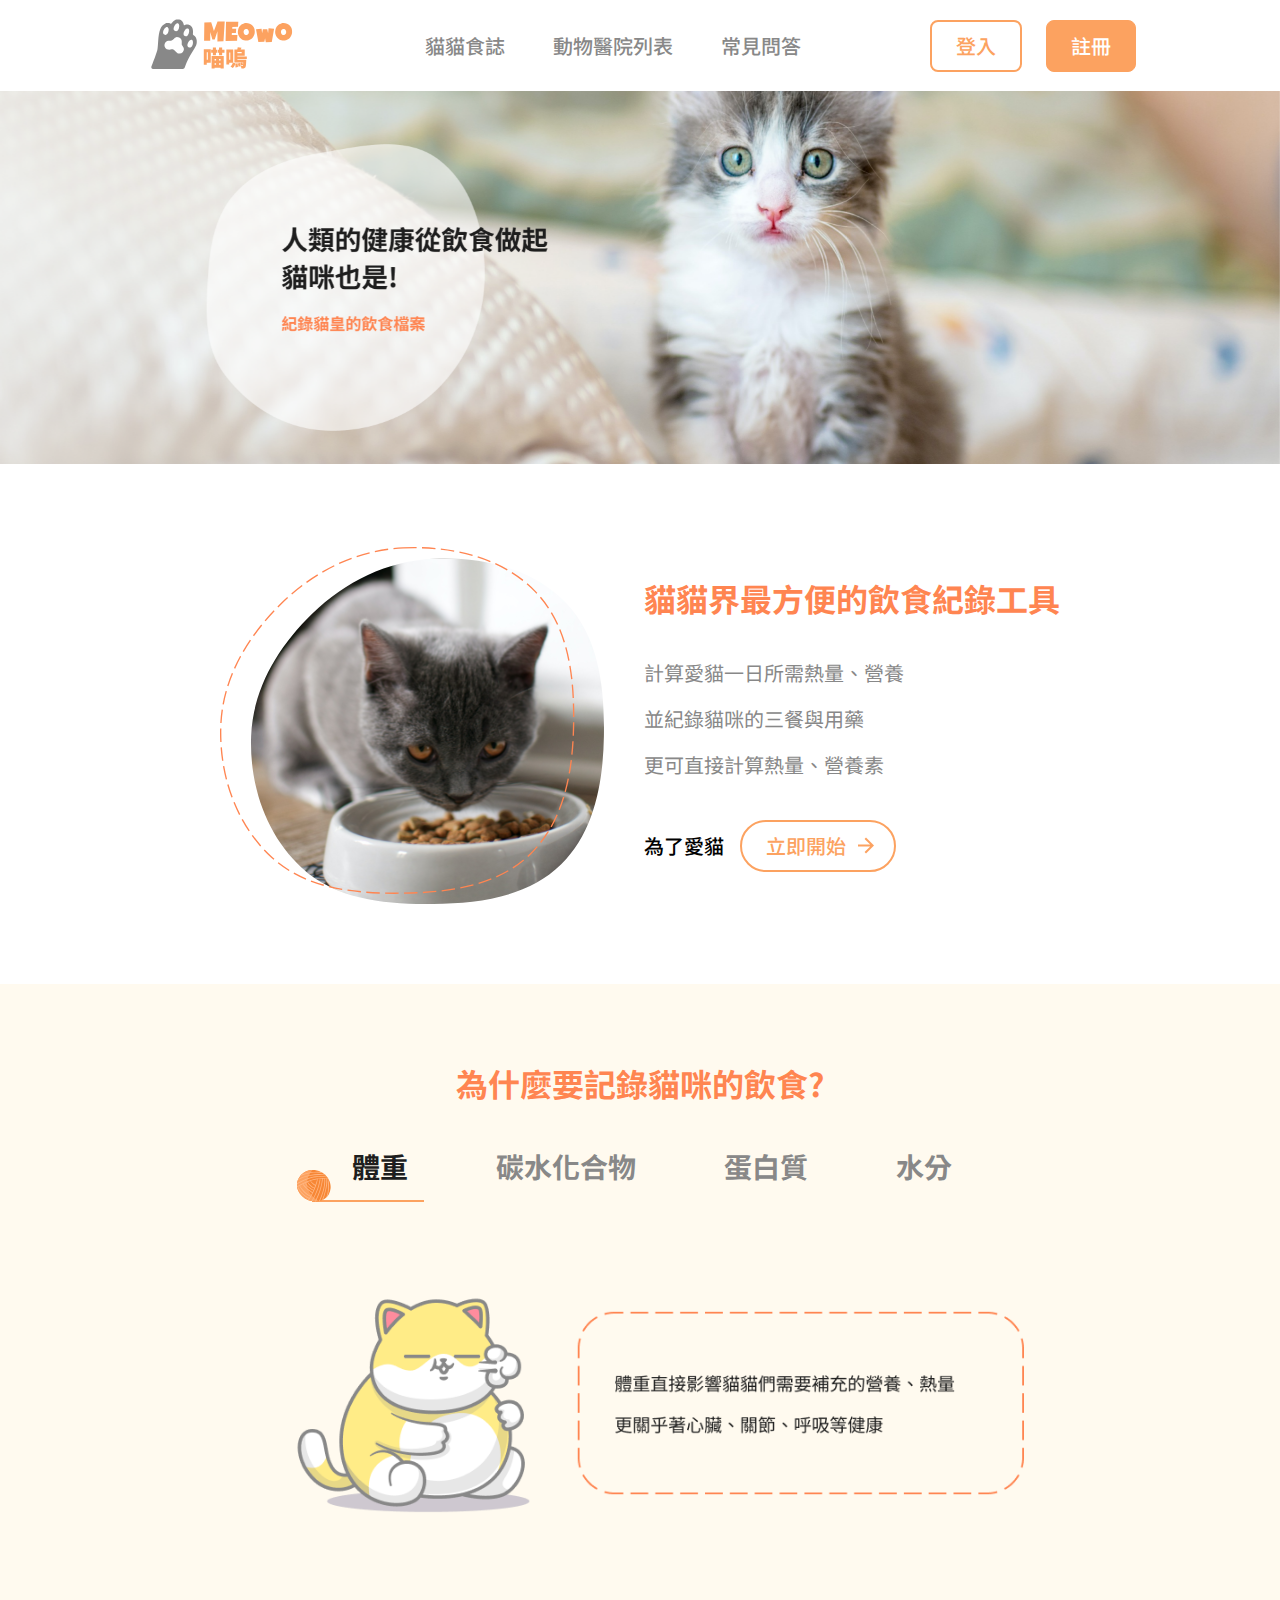
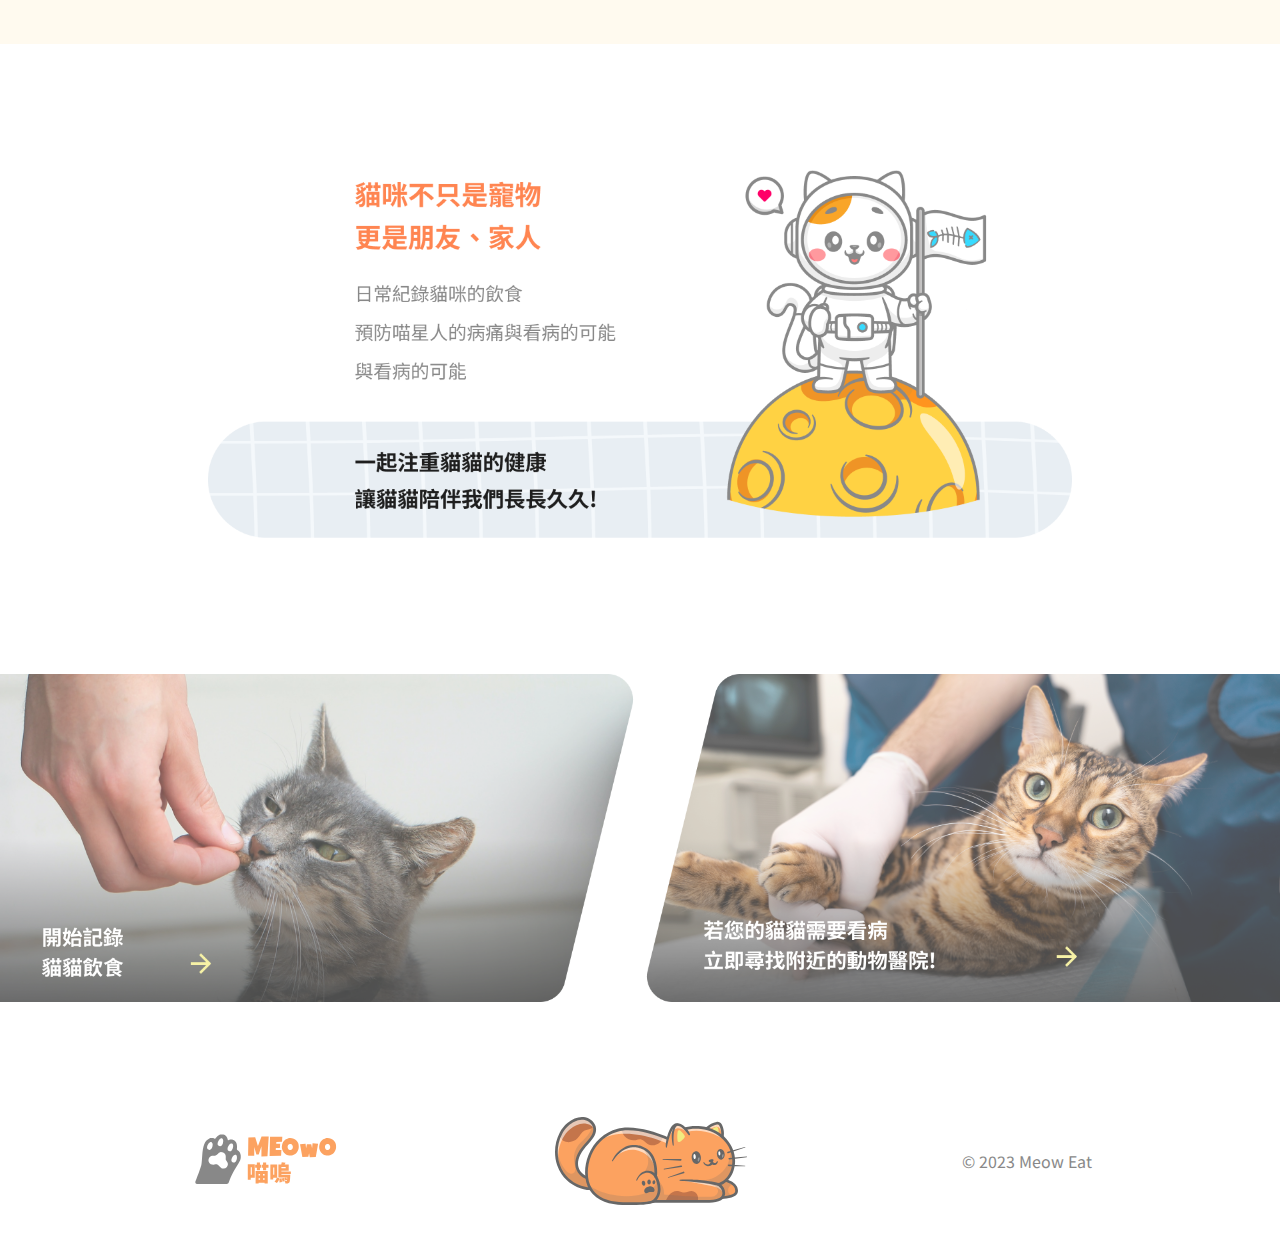
<file: index.html>
<!DOCTYPE html>
<html lang="zh">
  <head>
    <meta charset="UTF-8" />
    <meta http-equiv="X-UA-Compatible" content="IE=edge" />
    <meta name="viewport" content="width=device-width, initial-scale=1.0" />
    <title>Document</title>
    <link rel="preconnect" href="https://fonts.googleapis.com" />
    <link rel="preconnect" href="https://fonts.gstatic.com" crossorigin />
    <link
      href="https://fonts.googleapis.com/css2?family=Castoro&family=Noto+Sans+TC:wght@400;500;700&display=swap"
      rel="stylesheet"
    />
    <link rel="stylesheet" href="css/reset.css" />
    <link
      rel="stylesheet"
      href="https://cdn.jsdelivr.net/npm/swiper@11/swiper-bundle.min.css"
    />
    <link rel="stylesheet" href="css/layout.css" />
    <link rel="stylesheet" href="css/index.css" />
  </head>
  <body>
    <header class="header">
      <a href="index.html"
        ><img src="img/Logo.svg" alt="logo" class="header-logo"
      /></a>
      <ul class="header-navber">
        <li><a href="note.html" class="header-link">貓貓食誌</a></li>
        <li><a href="search.html" class="header-link">動物醫院列表</a></li>
        <li><a href="#" class="header-link">常見問答</a></li>
      </ul>
      <div class="header-member">
        <div class="header-login">
          <a href="login.html?index=1" class="header-login_a">登入</a>
        </div>
        <div class="header-signup">
          <a href="login.html?index=2" class="header-signup_a">註冊</a>
        </div>
        <img src="img/hamburger.png" alt="" class="header-hamburger" />
      </div>
    </header>

    <!-- <div class="index-banner"></div> -->
    <nav class="nav-bg">
      <ul class="nav-menu">
        <!--選單內容-->
        <li class="nav-item"><a href="note.html">貓貓食誌</a></li>
        <li class="nav-item"><a href="search.html">動物醫院列表</a></li>
        <li class="nav-item"><a href="#">常見問答</a></li>
      </ul>
    </nav>
    <div class="swiper" id="bannerSwiper">
      <div class="swiper-wrapper">
        <div class="swiper-slide">
          <img src="img/banner1.png" alt="banner圖片" id="banner1" />
        </div>
        <div class="swiper-slide">
          <img src="img/banner2.png" alt="banner圖片" id="banner2" />
        </div>
        <div class="swiper-slide">
          <img src="img/banner3.png" alt="banner圖片" id="banner3" />
        </div>
      </div>
    </div>
    <div class="index-section">
      <img src="img/cat.svg" alt="貓咪吃東西" class="i-section-img" />
      <div class="i-section-textbox">
        <div class="i-section-texttitle">貓貓界最方便的飲食紀錄工具</div>
        <div class="i-section-textdesbox">
          <div class="i-section-textdes">計算愛貓一日所需熱量、營養</div>
          <div class="i-section-textdes">並紀錄貓咪的三餐與用藥</div>
          <div class="i-section-textdes">更可直接計算熱量、營養素</div>
        </div>
        <div class="i-section-nav">
          <div class="i-section-navtext">為了愛貓</div>
          <a href="#" class="i-section-navbtn">
            <div class="i-s-navbtn-text">立即開始</div>
            <img src="img/icon.svg" alt="指引箭頭" />
          </a>
        </div>
      </div>
    </div>
    <div class="index-qa">
      <div class="i-qa-title">為什麼要記錄貓咪的飲食?</div>
      <ul class="i-qa-label">
        <li><a class="i-qa-tab" id="weight">體重</a></li>
        <li><a class="i-qa-tab" id="starch">碳水化合物</a></li>
        <li><a class="i-qa-tab" id="protein">蛋白質</a></li>
        <li><a class="i-qa-tab" id="water">水分</a></li>
      </ul>
      <img src="img/weight.png" class="i-qa-img" id="qaImg" alt="介紹" />
    </div>
    <div class="index-callup">
      <img src="img/callup.png" class="i-callup_img" alt="標語" />
    </div>
    <div class="index-nav">
      <a href="note.html" class="i-nav-link">
        <img
          src="img/Group2.png"
          class="i-nav-img"
          alt="點擊前往貓貓食誌"
          id="navImg1"
        />
      </a>
      <a href="search.html" class="i-nav-link">
        <img
          src="img/Group3.png"
          class="i-nav-img"
          alt="點擊查詢動物醫院"
          id="navImg2"
        />
      </a>
    </div>
    <footer class="footer">
      <a href="index.html"
        ><img src="img/Logo.svg" alt="logo" class="footer-logo"
      /></a>
      <img src="img/Group.svg" alt="貓貓圖片" class="footer-img" />
      <div class="footer-copyright">© 2023 Meow Eat</div>
    </footer>
    <script src="https://cdn.jsdelivr.net/npm/swiper@11/swiper-bundle.min.js"></script>
    <script src="js/layout.js"></script>
    <script src="js/index.js"></script>
  </body>
</html>
</file>
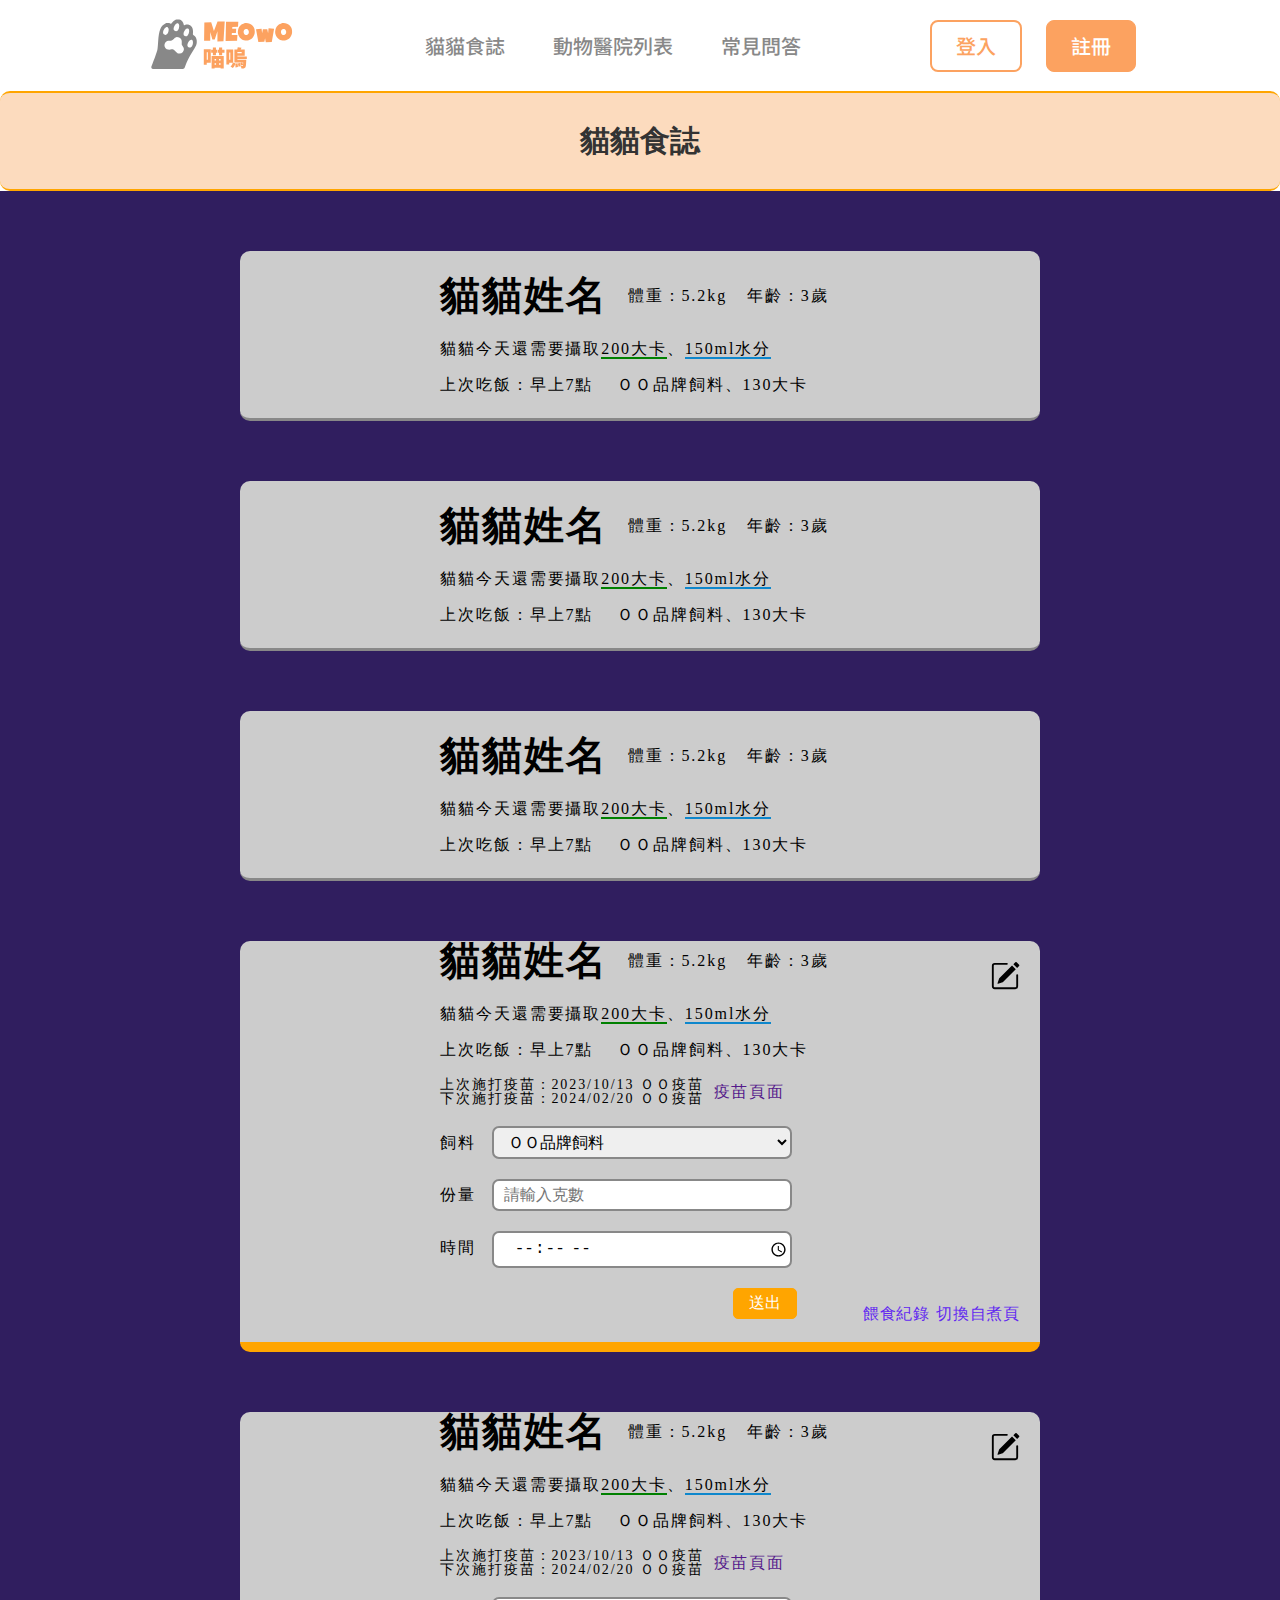
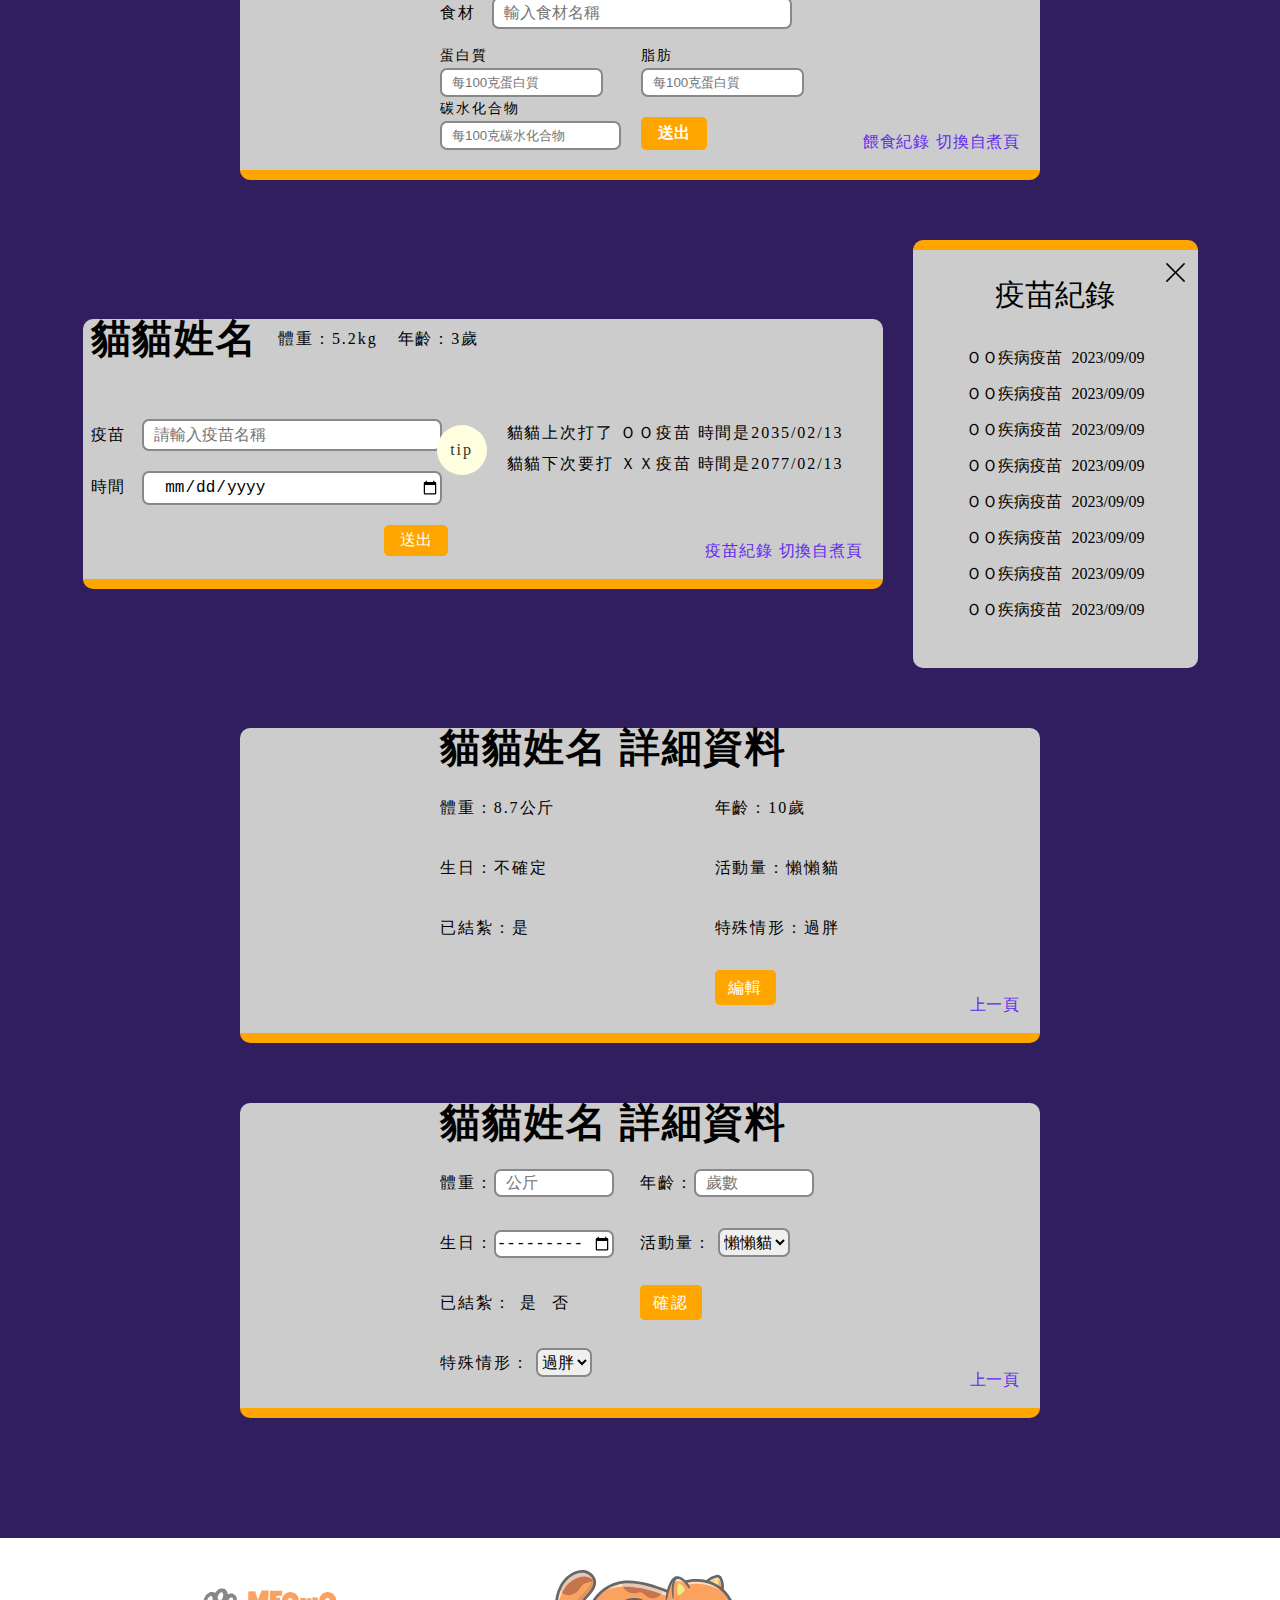
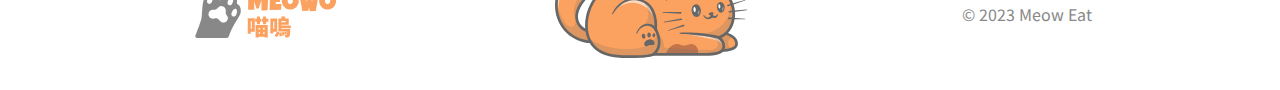
<file: note.html>
<!DOCTYPE html>
<html lang="en">
  <head>
    <meta charset="UTF-8" />
    <meta name="viewport" content="width=device-width, initial-scale=1.0" />
    <title>Document</title>
    <link rel="stylesheet" href="css/reset.css" />
    <link rel="preconnect" href="https://fonts.googleapis.com" />
    <link rel="preconnect" href="https://fonts.gstatic.com" crossorigin />
    <link
      href="https://fonts.googleapis.com/css2?family=Noto+Sans+TC:wght@300;400;500;600&display=swap"
      rel="stylesheet"
    />
    <link rel="stylesheet" href="css/layout.css" />
    <link rel="stylesheet" href="css/note.css" />
  </head>
  <body>
    <header class="header">
      <a href="index.html"
        ><img src="img/Logo.svg" alt="logo" class="header-logo"
      /></a>
      <ul class="header-navber">
        <li><a href="note.html" class="header-link">貓貓食誌</a></li>
        <li><a href="search.html" class="header-link">動物醫院列表</a></li>
        <li><a href="#" class="header-link">常見問答</a></li>
      </ul>
      <div class="header-member">
        <div class="header-login">
          <a href="login.html" class="header-login_a">登入</a>
        </div>
        <div class="header-signup">
          <a href="login.html" class="header-signup_a">註冊</a>
        </div>
      </div>
    </header>
    <div class="banner">
      <div class="banner-wrap">
        <h1>貓貓食誌</h1>
      </div>
    </div>
    <main>
      <!-- <div class="cat-list" id="id1">
            <div class="cat-head">
              <div class="cat-info">
                <div class="cat-name">貓貓姓名</div>
                <div class="cat-weight">體重：5.2kg</div>
                <div class="cat-age">年齡：3歲</div>
              </div>
              <div class="cat-needed">
                貓貓今天還需要攝取<span class="green">200大卡</span>、<span
                  class="blue"
                  >150ml水分</span
                >
              </div>
              <div class="last-eating-time">
                上次吃飯：早上7點　 ＯＯ品牌飼料、130大卡
              </div>
            </div>
          </div> -->
      <section>
        <div class="cat-list">
          <div class="cat-head">
            <div class="cat-info">
              <div class="cat-name">貓貓姓名</div>
              <div class="cat-weight">體重：5.2kg</div>
              <div class="cat-age">年齡：3歲</div>
            </div>
            <div class="cat-needed">
              貓貓今天還需要攝取<span class="green">200大卡</span>、<span
                class="blue"
                >150ml水分</span
              >
            </div>
            <div class="last-eating-time">
              上次吃飯：早上7點　 ＯＯ品牌飼料、130大卡
            </div>
          </div>
        </div>
      </section>
      <section>
        <div class="cat-list">
          <div class="cat-head">
            <div class="cat-info">
              <div class="cat-name">貓貓姓名</div>
              <div class="cat-weight">體重：5.2kg</div>
              <div class="cat-age">年齡：3歲</div>
            </div>
            <div class="cat-needed">
              貓貓今天還需要攝取<span class="green">200大卡</span>、<span
                class="blue"
                >150ml水分</span
              >
            </div>
            <div class="last-eating-time">
              上次吃飯：早上7點　 ＯＯ品牌飼料、130大卡
            </div>
          </div>
        </div>
      </section>
      <section>
        <div class="cat-list">
          <div class="cat-head">
            <div class="cat-info">
              <div class="cat-name">貓貓姓名</div>
              <div class="cat-weight">體重：5.2kg</div>
              <div class="cat-age">年齡：3歲</div>
            </div>
            <div class="cat-needed">
              貓貓今天還需要攝取<span class="green">200大卡</span>、<span
                class="blue"
                >150ml水分</span
              >
            </div>
            <div class="last-eating-time">
              上次吃飯：早上7點　 ＯＯ品牌飼料、130大卡
            </div>
          </div>
        </div>
      </section>

      <section id="cat">
        <div class="cat" id="firstCat">
          <a href="" class="detail-page-btn"
            ><img src="img/pencil-square.svg" class="edit-btn" alt=""
          /></a>
          <div class="cat-head">
            <div class="cat-info">
              <div class="cat-name">貓貓姓名</div>
              <div class="cat-weight">體重：5.2kg</div>
              <div class="cat-age">年齡：3歲</div>
            </div>
            <div class="cat-needed">
              貓貓今天還需要攝取<span class="green">200大卡</span>、<span
                class="blue"
                >150ml水分</span
              >
            </div>
            <div class="last-eating-time">
              上次吃飯：早上7點　 ＯＯ品牌飼料、130大卡
            </div>

            <div class="vaccine">
              <div class="last-vaccine">
                上次施打疫苗：2023/10/13 ＯＯ疫苗<br />
                下次施打疫苗：2024/02/20 ＯＯ疫苗
              </div>
              <div class="vaccine-page">
                <a href="">疫苗頁面</a>
              </div>
            </div>

            <div class="form">
              <form action="">
                <div class="select">
                  <label for="">飼料</label>
                  <select name="" id="">
                    <option value="ＯＯ品牌飼料">ＯＯ品牌飼料</option>
                    <option value="ＸＸ品牌飼料">ＸＸ品牌飼料</option>
                    <option value="ＯＯ品牌主食罐">ＯＯ品牌主食罐</option>
                  </select>
                </div>
                <div class="quantity">
                  <label for="">份量</label>
                  <input type="number" name="" id="" placeholder="請輸入克數" />
                </div>
                <div class="eating-time">
                  <label for="">時間</label>
                  <input type="time" name="" id="" placeholder="請輸入時間" />
                </div>
                <div class="submit">
                  <input type="submit" value="送出" />
                </div>
              </form>
            </div>
          </div>
          <div class="switch">
            <a href="#" class="feed-history-btn">餵食紀錄</a>
            <a href="#" class="self-cook">切換自煮頁</a>
          </div>
        </div>

        <!-- <div class="feed-history">
          <h2>餵食紀錄</h2>
          <a href="" class="close-button"><img src="img/x-lg.svg" alt=""/></a>
          <ul>
            <li>
              <div>ＯＯ品牌飼料</div>
              <div>10/20 早上八點</div>
            </li>
            <li>
              <div>ＯＯ品牌飼料</div>
              <div>10/20 早上八點</div>
            </li>
            <li>
              <div>ＯＯ品牌飼料</div>
              <div>10/20 早上八點</div>
            </li>
            <li>
              <div>ＯＯ品牌飼料</div>
              <div>10/20 早上八點</div>
            </li>
            <li>
              <div>ＯＯ品牌飼料</div>
              <div>10/20 早上八點</div>
            </li>
            <li>
              <div>ＯＯ品牌飼料</div>
              <div>10/20 早上八點</div>
            </li>
            <li>
              <div>ＯＯ品牌飼料</div>
              <div>10/20 早上八點</div>
            </li>
            <li>
              <div>ＯＯ品牌飼料</div>
              <div>10/20 早上八點</div>
            </li>
          </ul>
        </div> -->
      </section>

      <section>
        <div class="cat self-cook-page">
          <a href="" class="detail-page-btn"
            ><img src="img/pencil-square.svg" class="edit-btn" alt=""
          /></a>
          <div class="cat-head">
            <div class="cat-info">
              <div class="cat-name">貓貓姓名</div>
              <div class="cat-weight">體重：5.2kg</div>
              <div class="cat-age">年齡：3歲</div>
            </div>
            <div class="cat-needed">
              貓貓今天還需要攝取<span class="green">200大卡</span>、<span
                class="blue"
                >150ml水分</span
              >
            </div>
            <div class="last-eating-time">
              上次吃飯：早上7點　 ＯＯ品牌飼料、130大卡
            </div>

            <div class="vaccine">
              <div class="last-vaccine">
                上次施打疫苗：2023/10/13 ＯＯ疫苗<br />
                下次施打疫苗：2024/02/20 ＯＯ疫苗
              </div>
              <div class="vaccine-page">
                <a href="">疫苗頁面</a>
              </div>
            </div>

            <div class="form">
              <form action="">
                <div class="ingredient">
                  <label for="">食材</label>
                  <input type="text" name="" id="" placeholder="輸入食材名稱" />
                </div>
                <div class="nutritions">
                  <div class="protein">
                    <p><label for="">蛋白質</label></p>
                    <input
                      type="number"
                      name=""
                      id=""
                      placeholder="每100克蛋白質"
                    />
                  </div>
                  <div class="fat">
                    <p><label for="">脂肪</label></p>
                    <input
                      type="number"
                      name=""
                      id=""
                      placeholder="每100克蛋白質"
                    />
                  </div>
                </div>
                <div class="last-nutrition">
                  <div class="carbs">
                    <p><label for="">碳水化合物</label></p>
                    <input
                      type="number"
                      name=""
                      id=""
                      placeholder="每100克碳水化合物"
                    />
                  </div>
                  <div class="nutrition-submit">
                    <input type="submit" value="送出" />
                  </div>
                </div>
              </form>
            </div>
          </div>
          <div class="switch">
            <a href="#" class="feed-history-btn">餵食紀錄</a>
            <a href="#">切換自煮頁</a>
          </div>
        </div>
      </section>

      <section>
        <div class="cat">
          <div class="cat-head">
            <div class="cat-info vaccine-window">
              <h2 class="cat-name">貓貓姓名</h2>
              <div class="cat-weight">體重：5.2kg</div>
              <div class="cat-age">年齡：3歲</div>
            </div>

            <div class="form">
              <form action="">
                <div class="vaccine-name">
                  <label for="">疫苗</label>
                  <input
                    type="text"
                    name=""
                    id=""
                    placeholder="請輸入疫苗名稱"
                  />
                </div>
                <div class="vaccine-time">
                  <label for="">時間</label>
                  <input type="date" name="" id="" placeholder="請輸入時間" />
                </div>
                <div class="submit">
                  <input type="submit" value="送出" />
                </div>
              </form>
            </div>
          </div>
          <div class="vaccine-time-area">
            <div class="last-vaccine-time">
              貓貓上次打了 ＯＯ疫苗 時間是2035/02/13
            </div>
            <div class="next-vaccine-time">
              貓貓下次要打 ＸＸ疫苗 時間是2077/02/13
            </div>
            <a href="" class="vaccine-time-tip">tip</a>
          </div>
          <div class="switch">
            <a href="#">疫苗紀錄</a>
            <a href="#">切換自煮頁</a>
          </div>
        </div>
        <div class="feed-history">
          <h2>疫苗紀錄</h2>
          <a href=""><img src="img/x-lg.svg" alt="" class="close-button" /></a>
          <ul>
            <li>
              <div>ＯＯ疾病疫苗</div>
              <div>2023/09/09</div>
            </li>
            <li>
              <div>ＯＯ疾病疫苗</div>
              <div>2023/09/09</div>
            </li>
            <li>
              <div>ＯＯ疾病疫苗</div>
              <div>2023/09/09</div>
            </li>
            <li>
              <div>ＯＯ疾病疫苗</div>
              <div>2023/09/09</div>
            </li>
            <li>
              <div>ＯＯ疾病疫苗</div>
              <div>2023/09/09</div>
            </li>
            <li>
              <div>ＯＯ疾病疫苗</div>
              <div>2023/09/09</div>
            </li>
            <li>
              <div>ＯＯ疾病疫苗</div>
              <div>2023/09/09</div>
            </li>
            <li>
              <div>ＯＯ疾病疫苗</div>
              <div>2023/09/09</div>
            </li>
          </ul>
        </div>
      </section>

      <section>
        <div class="cat">
          <div class="cat-head">
            <div class="cat-info">
              <div class="cat-name">貓貓姓名 詳細資料</div>
            </div>

            <div class="detail">
              <div class="detail-flex">
                <div>體重：8.7公斤</div>
                <div>生日：不確定</div>
                <div>已結紮：是</div>
              </div>

              <div class="detail-flex">
                <div>年齡：10歲</div>
                <!-- <div>品種：別人家的貓</div> -->
                <div>活動量：懶懶貓</div>
                <div>特殊情形：過胖</div>
                <div class="edit-detail-btn"><a href="">編輯</a></div>
              </div>
            </div>
          </div>
          <div class="switch">
            <a href="" class="previos-page-btn">上一頁</a>
            <!-- <a href="">紀錄飲食</a> -->
          </div>
        </div>
      </section>

      <section>
        <div class="cat">
          <div class="cat-head">
            <div class="cat-info">
              <div class="cat-name">貓貓姓名 詳細資料</div>
            </div>

            <div class="detail">
              <div class="detail-flex">
                <div class="detail-input-text detail-input">
                  體重：<input type="number" placeholder="公斤" />
                </div>
                <div class="detail-birth-input">
                  生日：<input type="month" name="" id="" />
                </div>
                <div>
                  已結紮：<input
                    type="radio"
                    name="neuter"
                    value="true"
                    id=""
                  />是
                  <input type="radio" name="neuter" value="false" id="" />否
                </div>
                <div class="detail-input">
                  特殊情形：
                  <select name="" id="">
                    <option value="">過胖</option>
                    <option value="">過瘦</option>
                    <option value="">生病</option>
                    <option value="">懷孕</option>
                  </select>
                </div>
              </div>

              <div class="detail-flex">
                <div class="detail-input-text detail-input">
                  年齡：<input type="number" placeholder="歲數" />
                </div>
                <!-- <div class="detail-input-text detail-input">品種：<input type="text" placeholder="品種"></div> -->
                <div id="last-detail" class="detail-input">
                  活動量：
                  <select name="" id="">
                    <option value="">懶懶貓</option>
                    <option value="">正常</option>
                    <option value="">活躍</option>
                  </select>
                </div>
                <div class="edit-detail-btn"><a href="">確認</a></div>
              </div>
            </div>
          </div>
          <div class="switch">
            <a href="">上一頁</a>
            <!-- <a href="">紀錄飲食</a> -->
          </div>
        </div>
      </section>
    </main>
    <script src="js/layout.js"></script>
    <script src="js/note.js"></script>
  </body>
  <footer class="footer">
    <a href="index.html"
      ><img src="img/Logo.svg" alt="logo" class="footer-logo"
    /></a>
    <img src="img/Group.svg" alt="貓貓圖片" class="footer-img" />
    <div class="footer-copyright">© 2023 Meow Eat</div>
  </footer>
</html>
</file>
<file: css/layout.css>
.header {
  display: flex;
  padding: 1rem 5rem;
  justify-content: space-around;
  align-items: center;
}

.header-navber {
  display: flex;
  align-items: center;
  gap: 3rem;
}

.header-link {
  font-family: Noto Sans TC;
  font-size: 1.25rem;
  font-style: normal;
  font-weight: 500;
  line-height: 1.5rem;
  text-decoration: none;
  color: #888888;
  position: relative;
}

.header-link:hover,
.header-link:active {
  color: #1e1e1e;
}

.header-link img {
  position: absolute;
  left: -20px;
  top: -10px;
  z-index: -1;
}

.header-member {
  display: flex;
  align-items: center;
  gap: 1.5rem;
}

.header-login {
  display: inline-flex;
  height: 3.25rem;
  padding: 0 1.5rem;
  justify-content: center;
  align-items: center;
  gap: 0.5rem;
  flex-shrink: 0;

  border-radius: 0.5rem;
  border: 2px solid #fca260;
}

.header-login_a {
  color: #fca260;

  font-family: Noto Sans TC;
  font-size: 1.25rem;
  font-style: normal;
  font-weight: 500;
  line-height: 1.5rem;
  text-decoration: none;
}

.header-signup {
  display: inline-flex;
  height: 3.25rem;
  padding: 0 1.5rem;
  justify-content: center;
  align-items: center;
  gap: 0.5rem;
  flex-shrink: 0;

  border-radius: 0.5rem;
  border: 1px solid #fca260;
  background: #fca260;
}

.header-signup_a {
  color: #fff;

  font-family: Noto Sans TC;
  font-size: 1.25rem;
  font-style: normal;
  font-weight: 500;
  line-height: 1.5rem;
  text-decoration: none;
}

.header-hamburger {
  display: none;
}

.nav-bg {
  height: 100vh;
  width: 100%;
  position: fixed;
  background-color: rgba(106, 106, 106, 0.59);
  z-index: 100;
  display: none;
}

.nav-bg_active {
  display: block;
}

.nav-menu {
  display: flex;
  flex-direction: column;
  justify-content: center;
  align-items: center;
  text-align: center;
  background-color: #fff;
}

.nav-item {
  width: 90%;
  padding: 1rem 0;
  font-size: 1.5rem;
  z-index: 10;
}

.footer {
  display: flex;
  padding: 2rem 5rem;
  justify-content: space-around;
  align-items: center;
  align-self: stretch;
}

.footer-img {
  width: 15vw;
}

.footer-copyright {
  color: #888;

  font-family: Noto Sans TC;
  font-size: 1rem;
  font-style: normal;
  font-weight: 400;
  line-height: 1.5rem;
}

/* STICKY NAVIGATION */
.sticky .header {
  position: fixed;
  top: 0;
  bottom: 0;
  width: 100%;
  height: 5rem;
  padding-top: 0;
  padding-bottom: 0;
  background-color: rgb(255, 255, 255, 0.97);
  z-index: 999;
  box-shadow: 0 1.2rem 3.2rem rgba(0, 0, 0, 0.03);
}

@media screen and (max-width: 1200px) {
  .header {
    padding: 1rem 3rem;
  }

  .header-logo {
    width: 90%;
  }

  .header-link {
    font-size: 1rem;
  }

  .header-login {
    height: 2.5rem;
    padding: 0 1rem;
  }

  .header-login_a {
    font-size: 1rem;
  }

  .header-signup {
    height: 2.5rem;
    padding: 0 1rem;
  }

  .header-signup_a {
    font-size: 1rem;
  }

  .footer {
    padding: 1rem 3rem;
  }

  .footer-logo {
    width: 90%;
  }
}

@media screen and (max-width: 900px) {
  .header {
    padding: 1rem 0;
    gap: 14rem;
  }

  .header-logo {
    justify-content: flex-start;
  }

  .header-navber {
    display: none;
  }

  .header-login {
    display: none;
  }

  .header-signup {
    display: none;
  }

  .header-hamburger {
    display: block;
    width: 50px;
  }

  @media screen and (max-width: 500px) {
    .footer {
      flex-direction: column;
      padding: 2rem;
    }

    .footer a {
      text-align: center;
    }

    .footer-logo {
      width: 70%;
      padding-bottom: 1rem;
    }

    .footer-img {
      width: 30vw;
      padding-bottom: 1rem;
    }
  }
}
</file>
<file: css/note.css>
html {
  font-size: 16px;
}

/* header {
  border: 3px solid #888888;
} */

.header-wrap {
  width: 67.5%;
  margin: 0 auto;
  padding: 16px 0;
  display: flex;
  justify-content: space-between;
  align-items: center;
  font-family: "Noto Sans TC", sans-serif;
  font-size: 20px;
  font-style: normal;
  font-weight: 500;
}

.logo img {
  width: 152.308px;
  height: 56px;
  flex-shrink: 0;
}

.nav-list {
  display: flex;
  gap: 48px;
  /* justify-content: space-between; */
}

.nav-list li a {
  text-decoration: none;
  color: #888888;
  line-height: 1.5rem;
}

.member {
  display: flex;
  gap: 24px;
}

.member div {
  padding: 12px 24px;
  border-radius: 8px;
}

.member div a {
  text-decoration: none;
}

.log-in {
  border: 2px solid #fca260;
}

.log-in a {
  color: #fca260;
}

.sign-up {
  background-color: #fca260;
  border: 1px solid #ff8551;
}

.sign-up a {
  color: #ffffff;
}

.banner {
  width: 100%;
  display: flex;
  align-items: center;
  height: 100px;
  font-size: 30px;
  font-weight: bold;
  /* background: url(../image/onur-binay-E18nZ_OHh04-unsplash-removebg-preview.png) center/contain no-repeat; */
  background-color: #fac798a2;
  border-top: 2px solid orange;
  border-bottom: 2px solid orange;
  border-radius: 10px;
}

.banner .banner-wrap {
  margin: 0 auto;
  color: #333;
  /* background: url(../image/onur-binay-E18nZ_OHh04-unsplash-removebg-preview.png) center/contain no-repeat; */
  /* background-color: #fac798a2; */
}

.banner img {
  width: 50px;
}

main {
  background-color: #301e5f;
  padding: 60px 0;
}

main section img {
  width: 100px;
  float: left;
}

main section {
  display: flex;
  align-items: center;
  justify-content: center;
  /* height: 600px; */
  gap: 30px;
  margin-bottom: 60px;
}

.detail-page-btn {
  width: 30px;
  position: absolute;
  right: 20px;
  top: 20px;
}

.cat,
.cat-list {
  display: flex;
  align-items: center;
  position: relative;
  width: 800px;
  /* height: 200px; */
  /* height: 500px; */
  /* padding-top: 30px; */
  /* margin: 0 auto; */
  /* text-align: center; */
  background-color: #ccc;
  letter-spacing: 0.12em;
  border-radius: 10px;
  border-bottom: 10px solid orange;
  transition: all 0.5s;
  transform-origin: top;
}

.cat {
  /* height: 0; */
}

.cat-list {
  border-bottom: 3px solid #888888;
  height: 170px;
  /* border-radius: 20px; */
}

#id1 {
  /* display: none; */
  height: 0;
  padding-top: 0;
  overflow: hidden;
  border: none;
  /* visibility: hidden; */
  /* opacity: 0; */
  /* transform: scale(0); */
  transform-origin: top;
  transition: all 0.8s;
}

.cat-list .last-eating-time {
  margin-bottom: 0;
}

.cat-head {
  width: 50%;
  margin: 0 auto;
  /* margin-bottom: 30px; */
}

.cat-info {
  display: flex;
  /* justify-content: center; */
  align-items: center;
  gap: 20px;
}

.cat-needed,
.last-eating-time {
  margin-bottom: 20px;
}

.cat-info {
  margin-bottom: 25px;
}

.vaccine-window {
  margin-bottom: 60px;
}

.cat-name {
  font-size: 40px;
  font-weight: bold;
}
.cat-weight,
.cat-age {
  font-size: 16px;
}
.green {
  border-bottom: 2px solid green;
}
.blue {
  border-bottom: 2px solid #0e87cc;
}
.switch {
  position: absolute;
  right: 20px;
  bottom: 20px;
}
.switch a {
  text-decoration: none;
  color: #6229f0;
  letter-spacing: 0.05em;
}

.vaccine {
  display: flex;
  align-items: center;
  margin-bottom: 20px;
}
.vaccine a {
  text-decoration: none;
}

.last-vaccine {
  font-size: 14px;
  text-align: left;
  margin-right: 10px;
}

form {
  margin-bottom: 20px;
}

form label {
  margin-right: 10px;
}

form select,
.quantity input,
.eating-time input,
.ingredient input,
.vaccine-name input,
.vaccine-time input {
  padding: 5px 0;
  width: 75%;
  font-size: 16px;
  border-radius: 7px;
  text-indent: 10px;
  border: 2px solid #888888;
}

form select option {
  padding-left: 10px;
}

select,
.quantity,
.eating-time,
.ingredient,
.vaccine-name,
.vaccine-time {
  margin-bottom: 20px;
}

.submit input {
  padding: 4px 15px;
  border-radius: 5px;
  border: 1px solid orange;
  color: #fff;
  font-size: 16px;
  background-color: orange;
  position: absolute;
  right: 43px;
}

.submit {
  position: relative;
  height: 34px;
}

.nutritions,
.last-nutrition {
  display: flex;
  align-items: center;
  gap: 20px;
  margin-bottom: 5px;
}

.nutritions p,
.carbs p {
  font-size: 14px;
  margin-bottom: 5px;
}

.nutritions input {
  width: 90%;
  padding: 5px 0;
  border-radius: 7px;
  text-indent: 10px;
  border: 2px solid #888888;
}

.carbs input {
  padding: 5px 0;
  border-radius: 7px;
  text-indent: 10px;
  border: 2px solid #888888;
}

.carbs p {
  font-size: 14px;
}

.nutrition-submit {
  align-self: flex-end;
}

.nutrition-submit input {
  padding: 4px 15px;
  border-radius: 5px;
  border: 2px solid orange;
  color: #fff;
  font-weight: bold;
  font-size: 16px;
  background-color: orange;
}

.feed-history {
  position: relative;
  width: 285px;
  padding: 30px;
  background-color: #ccc;
  border-radius: 10px;
  text-align: center;
  border-top: 10px solid orange;
}

.feed-history h2 {
  font-size: 30px;
  margin-bottom: 40px;
}

.close-button {
  position: absolute;
  top: 10px;
  right: 10px;
  width: 25px;
}

.feed-history ul li {
  display: flex;
  justify-content: center;
  gap: 10px;
  margin-bottom: 20px;
}

.vaccine-time-area {
  position: relative;
  width: 46%;
  margin: 0 auto;
}

.last-vaccine-time {
  margin-bottom: 15px;
}

.vaccine-time-tip {
  position: absolute;
  border: #888888;
  background-color: lightyellow;
  border-radius: 50%;
  width: 50px;
  height: 50px;
  left: -70px;
  top: 0;
  text-align: center;
  line-height: 50px;
}

.vaccine-time-tip {
  text-decoration: none;
  color: #333;
}

.detail {
  display: flex;
  justify-content: space-between;
  text-align: left;
  margin-bottom: 30px;
}

.detail-flex {
  display: flex;
  flex-direction: column;
  /* justify-content: space-between; */
  gap: 30px;
}

.detail-flex div {
  height: 30px;
  line-height: 30px;
}

.edit-detail-btn a {
  text-decoration: none;
  padding: 8px 12px;
  border-radius: 5px;
  border: 1px solid orange;
  color: #fff;
  font-size: 16px;
  background-color: orange;
}

.detail-input input {
  width: 60%;
  padding: 3px 0;
  font-size: 16px;
  border-radius: 7px;
  text-indent: 10px;
  border: 2px solid #888888;
}

.detail-birth-input input {
  width: 60%;
  padding: 2px 0;
  font-size: 16px;
  border-radius: 7px;
  border: 2px solid #888888;
}

/* #last-detail {
  margin-bottom: 12px;
} */

.detail-input select {
  padding: 3px 0;
  font-size: 16px;
  border-radius: 7px;
  border: 2px solid #888888;
}

.test {
  display: flex;
  margin-bottom: 30px;
  gap: 30px;
  /* width: 1200px; */
}
</file>
<file: css/index.css>
.swiper-wrapper {
  width: 100%;
  height: 100%;
  margin-left: auto;
  margin-right: auto;
}

.swiper-pagination-bullet {
  background: #fca260;
}

.swiper-wrapper {
  transition-timing-function: linear;
}

.index-section {
  display: flex;
  padding: 5rem 0;
  justify-content: center;
  align-items: center;
  gap: 2.5rem;
}

.i-section-img {
  width: 30vw;
}

.i-section-textbox {
  display: flex;
  flex-direction: column;
  align-items: flex-start;
  gap: 2.5rem;
}

.i-section-texttitle {
  align-self: stretch;
  color: #ff8551;
  font-family: Noto Sans TC;
  font-size: 2rem;
  font-style: normal;
  font-weight: 700;
  line-height: 2.4rem;
}

.i-section-textdesbox {
  display: flex;
  flex-direction: column;
  align-items: flex-start;
  gap: 1rem;
  align-self: stretch;
}

.i-section-textdes {
  color: #888;
  font-family: Noto Sans TC;
  font-size: 1.25rem;
  font-style: normal;
  font-weight: 400;
  line-height: 1.875rem;
}

.i-section-nav {
  display: flex;
  align-items: center;
  gap: 1rem;
}

.i-section-navtext {
  color: #000;

  font-family: Noto Sans TC;
  font-size: 1.25rem;
  font-style: normal;
  font-weight: 500;
  line-height: 1.5rem;
}

.i-section-navbtn {
  display: flex;
  height: 3.25rem;
  padding: 0 1rem 0 1.5rem;
  justify-content: center;
  align-items: center;
  gap: 0.5rem;
  text-decoration: none;

  border-radius: 3rem;
  border: 2px solid #fca260;
}

.i-s-navbtn-text {
  color: #fca260;
  font-family: Noto Sans TC;
  font-size: 1.25rem;
  font-style: normal;
  font-weight: 500;
  line-height: 1.5rem;
}

.index-qa {
  max-width: 1920px;
  margin: 0 auto;
  display: flex;
  padding: 5rem;
  flex-direction: column;
  align-items: center;
  gap: 2.5rem;
  align-self: stretch;

  background: #fffaef;
}

.i-qa-title {
  color: #ff8551;
  font-family: Noto Sans TC;
  font-size: 2rem;
  font-style: normal;
  font-weight: 700;
  line-height: 2.4rem;
}

.i-qa-label {
  display: flex;
  justify-content: center;
  align-items: flex-start;
  gap: 2rem;
  align-self: stretch;
}

.i-qa-tab {
  display: flex;
  padding: 0.5rem 1rem 1rem 2.5rem;
  align-items: flex-end;
  align-content: flex-end;
  gap: 0rem 0.5625rem;
  flex-wrap: wrap;
  position: relative;

  color: #888;
  text-align: center;

  font-family: Noto Sans TC;
  font-size: 1.75rem;
  font-style: normal;
  font-weight: 700;
  line-height: 2.1rem;

  cursor: pointer;
}

.i-qa-tab img {
  position: absolute;
  bottom: -2px;
  left: -15px;
}

.i-qa-tab_active {
  color: #1e1e1e;
  border-bottom: 2px solid #fca260;
}

.i-qa-img {
  width: 60vw;
}

.index-callup {
  padding: 5rem 0;
  text-align: center;
}

.index-nav {
  display: flex;
  width: 100%;
  justify-content: center;
  padding-bottom: 5rem;
}

.i-nav-link:link,
.i-nav-link:visited {
  opacity: 0.7;
}

.i-nav-link:hover,
.i-nav-link:active {
  transition: all 0.4s;
  opacity: 1;
}

@media screen and (max-width: 1200px) {
  .i-section-texttitle {
    font-size: 1.75rem;
    line-height: 2rem;
  }

  .i-section-textdes {
    font-size: 1rem;
    line-height: 1.5rem;
  }

  .index-qa {
    padding: 3rem;
  }

  .i-qa-title {
    font-size: 1.5rem;
    line-height: 2rem;
  }

  .i-qa-tab {
    font-size: 1.25rem;
    line-height: 2rem;
  }

  .index-callup {
    padding: 3rem 0;
  }

  .index-nav {
    padding-bottom: 3rem;
  }
}

@media screen and (max-width: 900px) {
  .i-section-texttitle {
    font-size: 1.25rem;
    line-height: 1.5rem;
  }

  .i-section-textdes {
    font-size: 0.75rem;
    line-height: 1.25rem;
  }

  .i-section-navtext {
    font-size: 1rem;
    line-height: 1.25rem;
  }

  .i-section-navbtn {
    height: 2.75rem;
    padding: 0 1rem 0 1.5rem;
  }

  .i-s-navbtn-text {
    font-size: 1rem;
    line-height: 1.25rem;
  }

  .index-qa {
    padding: 2rem;
  }

  .i-qa-title {
    font-size: 1.25rem;
    line-height: 1.75rem;
  }

  .i-qa-label {
    gap: 0;
  }

  .i-qa-tab {
    font-size: 1rem;
    line-height: 1.75rem;
  }

  .index-callup {
    padding: 2rem 0;
  }

  .index-nav {
    padding-bottom: 2rem;
  }
}

@media screen and (max-width: 500px) {
  .index-section {
    padding: 2rem 1rem;
    flex-direction: column;
    gap: 1.5rem;
  }

  .i-section-img {
    width: 50vw;
  }

  .i-section-textbox {
    display: flex;
    flex-direction: column;
    justify-content: center;
    align-items: center;
    gap: 1.5rem;
  }

  .i-section-textdesbox {
    align-items: center;
  }

  .index-qa {
    padding: 2rem 0.75rem;
    gap: 1.5rem;
  }

  .i-qa-tab {
    padding: 0.25rem 0.75rem 0.5rem 1rem;
    gap: 0rem 0.5625rem;
    flex-wrap: wrap;
    position: relative;

    font-size: 1rem;
    font-weight: 500;
    line-height: 1.2rem;
  }

  .i-qa-tab img {
    left: -12px;
    width: 25px;
  }

  .index-nav {
    flex-direction: column;
    padding-bottom: 0;
  }

  .i-nav-link:link,
  .i-nav-link:visited {
    opacity: 1;
  }
}
</file>
